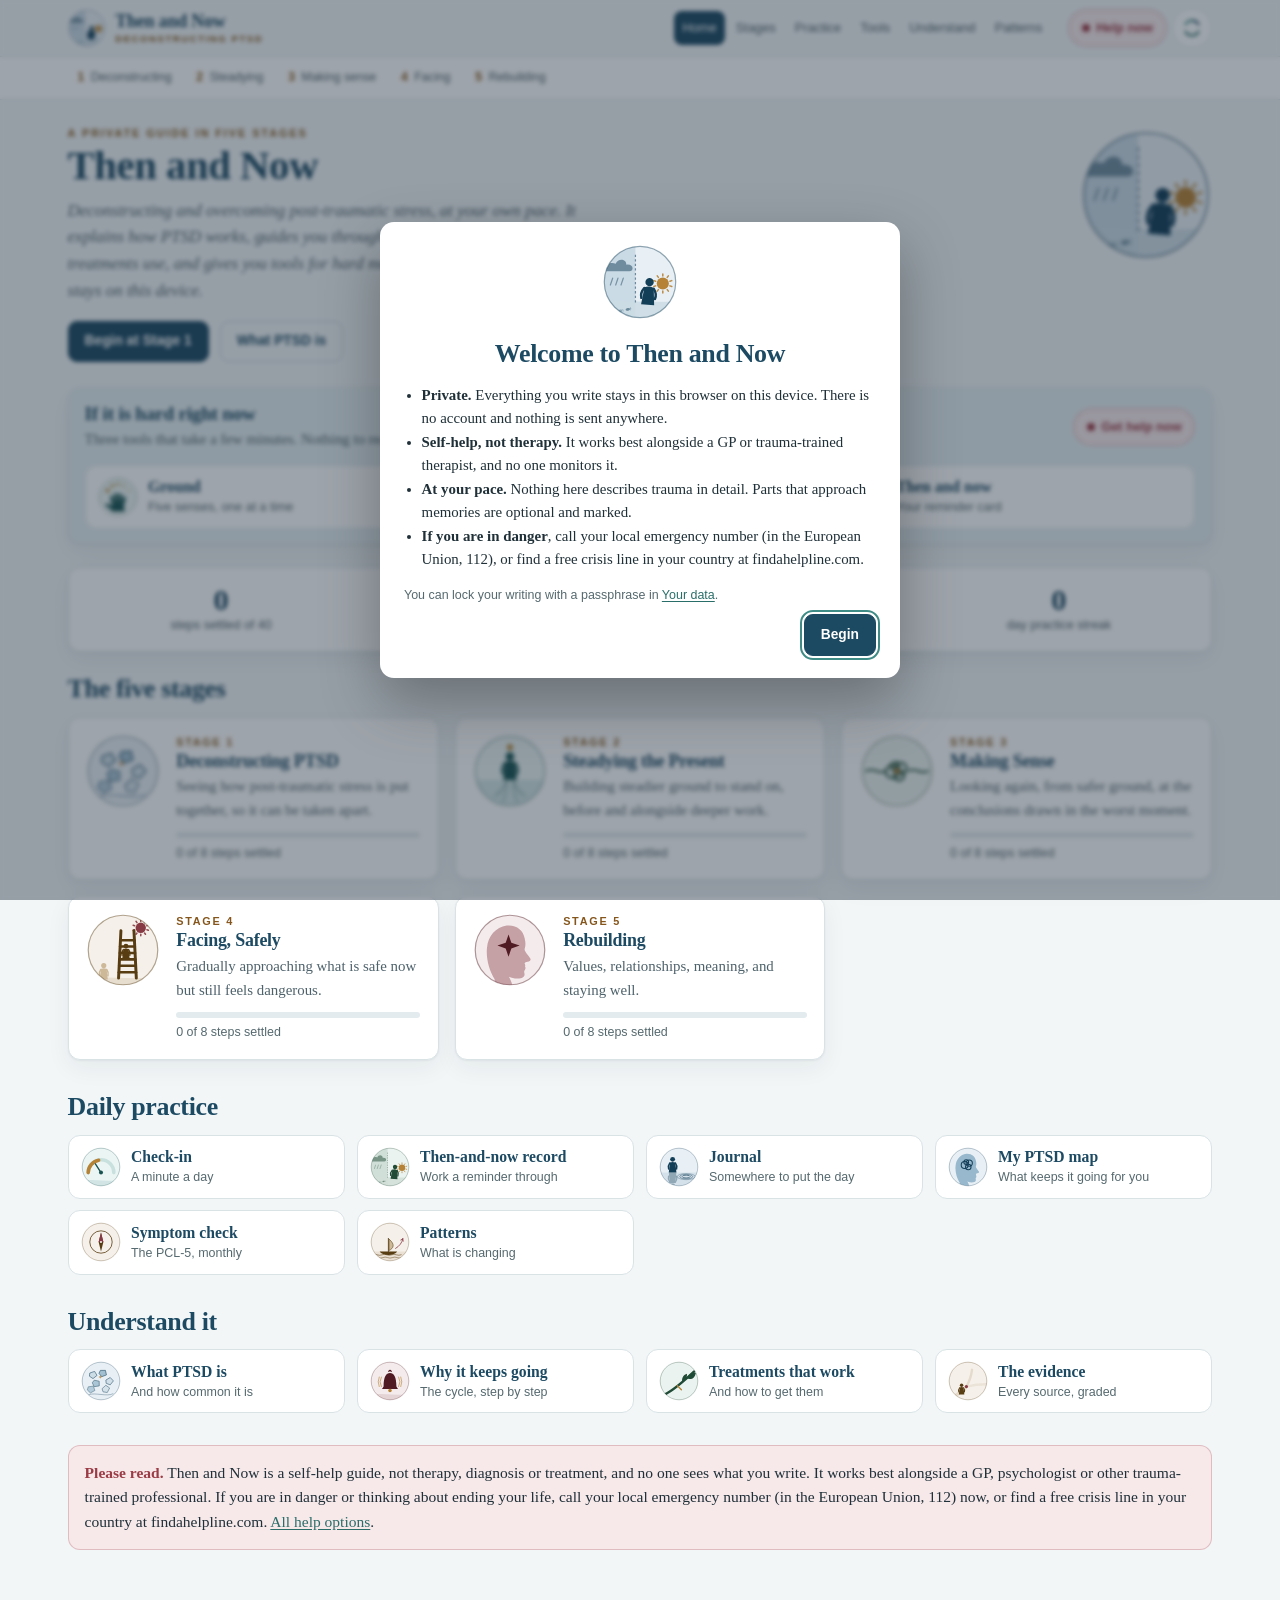
<file: source/index-dev.html>
<!doctype html>
<html lang="en-AU" data-palette="harbour">
<head>
<meta charset="utf-8">
<meta name="viewport" content="width=device-width,initial-scale=1,viewport-fit=cover">
<title>Then and Now</title>
<meta name="description" content="A private, offline guide in five stages to deconstructing and overcoming PTSD, with every claim graded for evidence.">
<meta name="theme-color" content="#F2F6F7">
<link rel="stylesheet" href="./assets/css/app.css">
</head>
<body>
<a class="skip btn" href="#app" onclick="document.getElementById('app').focus();return false">Skip to content</a>
<div id="chrome"></div>
<main id="app" tabindex="-1"><noscript><div class="card" style="max-width:60ch;margin:3rem auto"><h1>JavaScript is needed</h1>
<p class="muted">Then and Now runs entirely in your browser, with no server. Please turn on JavaScript to use it.</p></div></noscript></main>
<script type="module" src="./assets/js/app.js"></script>
</body>
</html>
</file>
<file: source/assets/css/app.css>
/* Then and Now: The Journey's working-practice look, carried into six palettes,
   each with a light and a dark version. Type: Newsreader (reading serif) and
   Atkinson Hyperlegible (labels), embedded so it renders the same everywhere. */

:root{
  --serif:"Newsreader","Iowan Old Style","Palatino Linotype",Palatino,"Book Antiqua",Georgia,serif;
  --sans:"Atkinson Hyperlegible",-apple-system,BlinkMacSystemFont,"Segoe UI",Roboto,Helvetica,Arial,sans-serif;
  --r:12px; --maxw:1180px; --ease:cubic-bezier(.2,.7,.2,1);
  --shadow:0 1px 2px rgba(24,40,56,.05),0 8px 24px rgba(24,40,56,.06);
  /* Journey, light (default) */
  --page:#F6F4EF; --glass:rgba(246,244,239,.92); --card:#FFFFFF; --card-2:#FAF9F5;
  --line:#E0DED6; --line-2:#CFCBC0; --text:#243440; --muted:#55636F; --faint:#5F6B76;
  --head:#16334E; --pri:#16334E; --on-pri:#FFFFFF; --sec:#0D555A; --on-sec:#FFFFFF;
  --acc:#7E611F; --ok:#3D5629; --ok-soft:#E7F0E2; --warn:#87403D; --warn-soft:#F8EAE8;
  --tint:#E9F1F7; --focus:#B0873A; --track:#ECEAE3; --scrim:rgba(24,40,56,.42);
  --field:color-mix(in srgb, var(--muted) 84%, var(--card));
  color-scheme:light;
}
html[data-dark="1"]{ --shadow:0 1px 2px rgba(0,0,0,.35),0 10px 26px rgba(0,0,0,.4);
  --page:#0F1720; --glass:rgba(15,23,32,.9); --card:#16212C; --card-2:#1B2733;
  --line:#263544; --line-2:#33465A; --text:#E3E9EE; --muted:#AEBBC7; --faint:#9DABB8;
  --head:#E8EEF4; --pri:#9CC3E0; --on-pri:#0F1720; --sec:#86CBC8; --on-sec:#0F1720;
  --acc:#E0BD72; --ok:#A9CF8E; --ok-soft:#22311F; --warn:#EDAAA3; --warn-soft:#3A2523;
  --tint:#1E2C38; --focus:#E0BD72; --track:#22303D; --scrim:rgba(0,0,0,.6); color-scheme:dark;
  --field:color-mix(in srgb, var(--muted) 62%, var(--card)); }

html[data-palette="harbour"]{ --page:#F2F6F7; --glass:rgba(242,246,247,.92); --card:#FFFFFF; --card-2:#F7FAFB;
  --line:#D9E3E6; --line-2:#C3D2D7; --text:#1F3038; --muted:#4E626B; --faint:#55696F;
  --head:#1D4A63; --pri:#1D4A63; --on-pri:#FFFFFF; --sec:#2A6E69; --on-sec:#FFFFFF;
  --acc:#85561C; --ok:#2F6A4B; --ok-soft:#E3F0E9; --warn:#9B3B45; --warn-soft:#F7E8EA;
  --tint:#E6F0F3; --focus:#3F8C86; --track:#E3EBEE; }
html[data-palette="harbour"][data-dark="1"]{ --page:#0C1A20; --glass:rgba(12,26,32,.9); --card:#12242C; --card-2:#172C35;
  --line:#22404B; --line-2:#2E5260; --text:#E2EEF1; --muted:#A9C0C8; --faint:#97B0B9;
  --head:#E6F1F4; --pri:#8EC7DC; --on-pri:#0C1A20; --sec:#7FD0C6; --on-sec:#0C1A20;
  --acc:#E8B97A; --ok:#96D2AE; --ok-soft:#1D3329; --warn:#F0A3AD; --warn-soft:#3B2329;
  --tint:#183039; --focus:#7FD0C6; --track:#1C3540; }

html[data-palette="eucalypt"]{ --page:#F4F5EF; --glass:rgba(244,245,239,.92); --card:#FFFFFE; --card-2:#F9FAF5;
  --line:#DDE1D3; --line-2:#C9CFBC; --text:#23302A; --muted:#4F5C55; --faint:#56635B;
  --head:#2C4A3B; --pri:#2C4A3B; --on-pri:#FFFFFF; --sec:#3B6553; --on-sec:#FFFFFF;
  --acc:#80582C; --ok:#3B6A44; --ok-soft:#E5EFE2; --warn:#96413A; --warn-soft:#F6E9E6;
  --tint:#E8EFE7; --focus:#9A6B3F; --track:#E5E8DE; }
html[data-palette="eucalypt"][data-dark="1"]{ --page:#111A15; --glass:rgba(17,26,21,.9); --card:#18241D; --card-2:#1D2B23;
  --line:#2A3B31; --line-2:#364C3F; --text:#E6ECE6; --muted:#B0BEB4; --faint:#9DADA2;
  --head:#E9F0EA; --pri:#A8CCB5; --on-pri:#111A15; --sec:#9CCFB6; --on-sec:#111A15;
  --acc:#E2B47E; --ok:#A9D3A0; --ok-soft:#213326; --warn:#EDA59C; --warn-soft:#3A2622;
  --tint:#1F2E25; --focus:#E2B47E; --track:#22302A; }

html[data-palette="dusk"]{ --page:#F5F3F8; --glass:rgba(245,243,248,.92); --card:#FFFFFF; --card-2:#FAF9FC;
  --line:#E1DDE8; --line-2:#CEC8DA; --text:#2A2738; --muted:#585468; --faint:#5F5B72;
  --head:#3B3566; --pri:#3B3566; --on-pri:#FFFFFF; --sec:#56478A; --on-sec:#FFFFFF;
  --acc:#92531F; --ok:#3E6A55; --ok-soft:#E5EFEA; --warn:#9C3D5E; --warn-soft:#F7E8EE;
  --tint:#ECE9F4; --focus:#C27C4A; --track:#E9E6EF; }
html[data-palette="dusk"][data-dark="1"]{ --page:#13121D; --glass:rgba(19,18,29,.9); --card:#1B1A29; --card-2:#212032;
  --line:#2E2C44; --line-2:#3D3A58; --text:#ECEAF4; --muted:#B9B5CD; --faint:#A6A2BC;
  --head:#EFEDF8; --pri:#B9B0EC; --on-pri:#13121D; --sec:#C3B4F2; --on-sec:#13121D;
  --acc:#F0B386; --ok:#9DD3B8; --ok-soft:#1E3029; --warn:#F2A6C0; --warn-soft:#3D2330;
  --tint:#232237; --focus:#F0B386; --track:#26243A; }

html[data-palette="clay"]{ --page:#F8F3EE; --glass:rgba(248,243,238,.92); --card:#FFFFFF; --card-2:#FCF9F6;
  --line:#E7DDD3; --line-2:#D6C8BA; --text:#33251E; --muted:#63524A; --faint:#685750;
  --head:#5A3424; --pri:#5A3424; --on-pri:#FFFFFF; --sec:#386663; --on-sec:#FFFFFF;
  --acc:#87501A; --ok:#4A6A33; --ok-soft:#E9EFE0; --warn:#9E3A2E; --warn-soft:#F8E8E4;
  --tint:#F3E9E1; --focus:#C07A4A; --track:#EEE6DE; }
html[data-palette="clay"][data-dark="1"]{ --page:#1A1310; --glass:rgba(26,19,16,.9); --card:#241A16; --card-2:#2B201B;
  --line:#3A2C25; --line-2:#4B3A31; --text:#F0E8E2; --muted:#C6B6AB; --faint:#B3A296;
  --head:#F4ECE6; --pri:#E2B49C; --on-pri:#1A1310; --sec:#8DCBC4; --on-sec:#1A1310;
  --acc:#EBB57A; --ok:#B5D39A; --ok-soft:#273123; --warn:#F2A497; --warn-soft:#3E2420;
  --tint:#2E221D; --focus:#EBB57A; --track:#30241F; }

html[data-palette="slate"]{ --page:#F3F4F5; --glass:rgba(243,244,245,.92); --card:#FFFFFF; --card-2:#F8F9FA;
  --line:#DCE0E3; --line-2:#C8CED3; --text:#232A30; --muted:#505A63; --faint:#58626B;
  --head:#2A3640; --pri:#2A3640; --on-pri:#FFFFFF; --sec:#36656B; --on-sec:#FFFFFF;
  --acc:#735827; --ok:#3E6650; --ok-soft:#E6EEEA; --warn:#8F3F3F; --warn-soft:#F5E9E9;
  --tint:#EAEDEF; --focus:#4A7A80; --track:#E6E9EB; }
html[data-palette="slate"][data-dark="1"]{ --page:#121518; --glass:rgba(18,21,24,.9); --card:#191E22; --card-2:#1E2429;
  --line:#2A3238; --line-2:#37414A; --text:#E6E9EC; --muted:#B0B9C1; --faint:#9CA6AF;
  --head:#EDF0F2; --pri:#B4C3CF; --on-pri:#121518; --sec:#8EC6CC; --on-sec:#121518;
  --acc:#DDBB80; --ok:#A3CDB4; --ok-soft:#20302A; --warn:#EAA3A3; --warn-soft:#3A2526;
  --tint:#1F262C; --focus:#8EC6CC; --track:#232A30; }

html[data-size="l"]{ font-size:17.5px; }
html[data-size="xl"]{ font-size:19px; }

*,*::before,*::after{ box-sizing:border-box; }
[hidden]{ display:none !important; }
html,body{ margin:0; padding:0; }
html{ font-size:16px; -webkit-text-size-adjust:100%; }
body{ background:var(--page); color:var(--text); font-family:var(--serif);
  font-size:1.0625rem; line-height:1.58; -webkit-font-smoothing:antialiased;
  overflow-x:hidden; }
img,svg{ max-width:100%; }
a{ color:var(--sec); text-underline-offset:.16em; }
button,input,textarea,select{ font:inherit; color:inherit; }
:focus-visible{ outline:2.5px solid var(--focus); outline-offset:2px; border-radius:4px; }
.sr-only{ position:absolute!important; width:1px; height:1px; padding:0; margin:-1px;
  overflow:hidden; clip:rect(0 0 0 0); white-space:nowrap; border:0; }
.skip{ position:absolute; left:-9999px; top:8px; z-index:200; }
.skip:focus{ left:8px; }

.vig{ display:block; width:100%; height:100%; }
.v{ display:inline-block; flex:none; line-height:0; }

/* ---------------------------------------------------------------- chrome -- */
.masthead{ position:sticky; top:0; z-index:40; background:var(--glass);
  backdrop-filter:blur(8px); -webkit-backdrop-filter:blur(8px); border-bottom:1px solid var(--line); }
.masthead .in{ max-width:var(--maxw); margin:0 auto; padding:.5rem 1.1rem;
  display:flex; align-items:center; gap:.7rem; }
.brand{ display:flex; align-items:center; gap:.6rem; text-decoration:none;
  color:var(--head); font-weight:700; letter-spacing:-.01em; min-width:0; }
.brand .v{ width:38px; height:38px; }
.brand span{ font-size:1.12rem; line-height:1.1; white-space:nowrap; }
.brand small{ display:block; font-family:var(--sans); font-size:.6rem;
  letter-spacing:.16em; text-transform:uppercase; color:var(--acc); font-weight:700; margin-top:.15rem; }
nav.main{ margin-left:auto; display:flex; gap:.1rem; flex-wrap:nowrap; }
nav.main a{ font-family:var(--sans); font-size:.8rem; text-decoration:none; color:var(--muted);
  padding:.42rem .55rem; border-radius:8px; white-space:nowrap; }
nav.main a:hover{ background:var(--tint); color:var(--head); }
nav.main a.on{ background:var(--pri); color:var(--on-pri); }
.tools{ display:flex; align-items:center; gap:.35rem; margin-left:.35rem; }
.icon-btn{ width:40px; height:40px; border-radius:999px; border:1px solid var(--line);
  background:var(--card); color:var(--head); display:grid; place-items:center; cursor:pointer; flex:none; }
.icon-btn:hover{ border-color:var(--line-2); }
.icon-btn svg{ width:20px; height:20px; }
.help-pill{ font-family:var(--sans); font-size:.8rem; font-weight:700; text-decoration:none;
  color:var(--warn); background:var(--warn-soft); border:1px solid color-mix(in srgb, var(--warn) 30%, transparent);
  border-radius:999px; padding:.5rem .8rem; white-space:nowrap; display:inline-flex; align-items:center; gap:.4rem; }
.help-pill:hover{ filter:brightness(.98); }
.help-pill .dot{ width:8px; height:8px; border-radius:50%; background:var(--warn); }
.menu-btn{ display:none; }
.pal-ring .r1{ stroke:var(--pri); } .pal-ring .r2{ stroke:var(--sec); } .pal-ring .r3{ stroke:var(--focus); }
.pal-ring path{ fill:none; stroke-width:2.6; stroke-linecap:round; }

.stagebar{ background:var(--card); border-bottom:1px solid var(--line); }
.stagebar .in{ max-width:var(--maxw); margin:0 auto; padding:.35rem 1.1rem;
  display:flex; gap:.3rem; overflow-x:auto; scrollbar-width:thin; }
.stagebar a{ font-family:var(--sans); font-size:.76rem; text-decoration:none; color:var(--muted);
  padding:.36rem .62rem; border-radius:7px; white-space:nowrap; display:flex; align-items:center; gap:.4rem; }
.stagebar a b{ color:var(--acc); font-weight:700; }
.stagebar a:hover{ background:var(--tint); }
.stagebar a.on{ background:var(--sec); color:var(--on-sec); }
.stagebar a.on b{ color:var(--on-sec); opacity:.8; }

main{ max-width:var(--maxw); margin:0 auto; padding:1.6rem 1.1rem 4rem; display:block; }
main:focus{ outline:none; }

@media (max-width:1060px){
  nav.main{ display:none; }
  .menu-btn{ display:grid; }
  .tools{ margin-left:auto; }
}
@media (max-width:520px){
  .brand small{ display:none; }
  .brand span{ font-size:1.02rem; }
  .help-pill .lbl-long{ display:none; }
  .masthead .in{ gap:.45rem; padding:.45rem .7rem; }
  .icon-btn{ width:38px; height:38px; }
}

/* ------------------------------------------------------------- typography - */
h1,h2,h3,h4{ margin:0; line-height:1.15; letter-spacing:-.012em; color:var(--head); font-weight:650; }
h1{ font-size:clamp(1.75rem,3.6vw,2.55rem); }
h2{ font-size:clamp(1.3rem,2.3vw,1.62rem); }
h3{ font-size:1.12rem; }
h4{ font-size:1rem; }
p{ margin:.5rem 0; }
.lede{ font-style:italic; color:var(--muted); font-size:1.06rem; max-width:62ch; }
.eyebrow{ font-family:var(--sans); font-size:.68rem; letter-spacing:.18em;
  text-transform:uppercase; color:var(--acc); font-weight:700; }
.muted{ color:var(--muted); }
.small{ font-size:.93rem; }
.tiny{ font-family:var(--sans); font-size:.78rem; color:var(--faint); }
.serif-note{ font-style:italic; color:var(--muted); }
.rule{ height:1px; background:var(--line); border:0; margin:1.6rem 0; }
.prose{ max-width:68ch; }

/* ------------------------------------------------------------- components - */
.card{ background:var(--card); border:1px solid var(--line); border-radius:var(--r);
  padding:1rem 1.1rem; box-shadow:var(--shadow); min-width:0; }
.grid{ display:grid; gap:1rem; }
.g2{ grid-template-columns:repeat(auto-fit,minmax(min(100%,290px),1fr)); }
.g3{ grid-template-columns:repeat(auto-fit,minmax(min(100%,230px),1fr)); }
.row{ display:flex; gap:.7rem; align-items:center; flex-wrap:wrap; }
.row.end{ justify-content:flex-end; }
.spread{ display:flex; justify-content:space-between; align-items:center; gap:1rem; flex-wrap:wrap; }
.stack{ display:flex; flex-direction:column; gap:1rem; }
.tight{ gap:.45rem; }

.btn{ font-family:var(--sans); font-size:.86rem; font-weight:700; cursor:pointer;
  border:1px solid var(--pri); background:var(--pri); color:var(--on-pri);
  padding:.55rem 1rem; border-radius:9px; text-decoration:none;
  display:inline-flex; align-items:center; gap:.4rem; min-height:40px; }
.btn:hover{ filter:brightness(1.1); }
.btn.ghost{ background:transparent; color:var(--head); border-color:var(--line-2); }
.btn.ghost:hover{ background:var(--tint); filter:none; }
.btn.quiet{ background:transparent; border-color:transparent; color:var(--muted); padding:.35rem .55rem; min-height:34px; }
.btn.quiet:hover{ background:var(--tint); color:var(--head); }
.btn.sec{ background:var(--sec); border-color:var(--sec); color:var(--on-sec); }
.btn.danger{ background:transparent; color:var(--warn); border-color:color-mix(in srgb, var(--warn) 40%, transparent); }
.btn.danger.solid{ background:var(--warn); color:var(--card); }
.btn:disabled{ opacity:.45; cursor:not-allowed; }
.btn.sm{ font-size:.78rem; padding:.36rem .66rem; min-height:34px; }

.field{ display:block; margin:.85rem 0; }
.field > label, .lbl{ display:block; font-family:var(--sans); font-size:.8rem; font-weight:700;
  letter-spacing:.02em; color:var(--muted); margin-bottom:.3rem; }
textarea,input[type=text],input[type=password],input[type=search],input[type=number],input[type=date],select{
  width:100%; background:var(--card); border:1px solid var(--field); border-radius:9px;
  padding:.62rem .72rem; font-family:var(--serif); font-size:1rem; line-height:1.5; resize:vertical; color:var(--text); }
textarea{ min-height:5.2rem; }
textarea::placeholder,input::placeholder{ color:var(--faint); opacity:1; }
textarea:focus,input:focus,select:focus{ border-color:var(--focus); outline:none;
  box-shadow:0 0 0 3px color-mix(in srgb, var(--focus) 22%, transparent); }
input[type=range]{ width:100%; accent-color:var(--sec); }

.chip{ font-family:var(--sans); font-size:.8rem; padding:.34rem .68rem; border-radius:999px;
  border:1px solid var(--line-2); background:var(--card); color:var(--muted); cursor:pointer; min-height:34px; }
.chip.on,.chip[aria-pressed="true"]{ background:var(--pri); border-color:var(--pri); color:var(--on-pri); }
.chip.rose.on{ background:var(--warn); border-color:var(--warn); color:var(--card); }
.tag{ font-family:var(--sans); font-size:.74rem; padding:.16rem .5rem; border-radius:999px;
  background:var(--tint); color:var(--head); }
.badge{ font-family:var(--sans); font-size:.68rem; letter-spacing:.06em; text-transform:uppercase;
  font-weight:700; padding:.2rem .46rem; border-radius:5px; white-space:nowrap; }
.badge.settled{ background:var(--ok-soft); color:var(--ok); }
.badge.working{ background:color-mix(in srgb, var(--acc) 14%, var(--card)); color:var(--acc); }
.badge.untouched{ background:var(--track); color:var(--muted); }

/* ---------------------------------------------------------- evidence ----- */
.ev{ display:inline-flex; flex-wrap:wrap; gap:.3rem; vertical-align:baseline; margin-left:.2rem; }
.g{ font-family:var(--sans); font-size:.66rem; letter-spacing:.08em; text-transform:uppercase; font-weight:700;
  padding:.12rem .45rem; border-radius:999px; white-space:nowrap; line-height:1.5; }
.g::before{ content:"●"; font-size:.55rem; margin-right:.3rem; vertical-align:1px; }
.g-strong{ background:var(--ok-soft); color:var(--ok); }
.g-mod{ background:var(--tint); color:var(--sec); }
.g-weak{ background:color-mix(in srgb, var(--acc) 13%, var(--card)); color:var(--acc); }
.g-no{ background:var(--warn-soft); color:var(--warn); }
.cite{ font-family:var(--sans); font-size:.72rem; color:var(--sec); background:transparent;
  border:1px solid color-mix(in srgb, var(--sec) 35%, transparent); border-radius:6px; padding:.06rem .42rem;
  cursor:pointer; line-height:1.55; }
.cite:hover{ background:var(--tint); }
.cn{ font-family:var(--sans); font-size:.72rem; color:var(--faint); font-style:italic; }
.pop{ position:fixed; z-index:120; max-width:min(420px,calc(100vw - 24px)); background:var(--card); color:var(--text);
  border:1px solid var(--line-2); border-radius:12px; padding:.9rem 1rem; box-shadow:0 20px 50px rgba(0,0,0,.22); }
.pop h4{ margin-bottom:.2rem; }
.pop .links{ display:flex; flex-wrap:wrap; gap:.4rem .9rem; margin-top:.5rem; font-family:var(--sans); font-size:.8rem; }
.learn-block{ margin:.2rem 0 1rem; }
.learn-block h3{ margin-bottom:.15rem; }
.learn-grid{ display:grid; gap:1rem; grid-template-columns:repeat(auto-fit,minmax(min(100%,320px),1fr)); }

/* --------------------------------------------------------------- home ----- */
.hero{ display:flex; gap:1.6rem; align-items:flex-start; justify-content:space-between; margin-bottom:1.6rem; }
.hero > div{ flex:1 1 auto; min-width:0; }
.hero > .v{ flex:none; width:132px; height:132px; margin-top:.25rem; }
@media (max-width:760px){
  .hero{ flex-direction:column-reverse; align-items:flex-start; }
  .hero > .v{ width:96px; height:96px; margin-top:0; }
}
.stagecard{ display:grid; grid-template-columns:auto minmax(0,1fr); gap:1rem; text-decoration:none; color:inherit; align-items:start; }
.stagecard:hover{ border-color:var(--focus); }
.stagecard .v{ width:74px; height:74px; }
.stagecard h3{ margin-bottom:.15rem; }
.stagecard .num{ font-family:var(--sans); font-size:.68rem; letter-spacing:.16em; text-transform:uppercase; color:var(--acc); font-weight:700; }
.bar{ height:6px; border-radius:3px; background:var(--track); overflow:hidden; margin-top:.6rem; }
.bar i{ display:block; height:100%; background:var(--sec); border-radius:3px; }
.quick{ display:grid; grid-template-columns:repeat(auto-fit,minmax(min(100%,230px),1fr)); gap:.7rem; }
.quick a{ display:flex; align-items:center; gap:.6rem; text-decoration:none; color:inherit; background:var(--card);
  border:1px solid var(--line); border-radius:var(--r); padding:.7rem .8rem; }
.quick a:hover{ border-color:var(--focus); }
.quick .v{ width:40px; height:40px; }
.quick b{ display:block; font-size:.98rem; color:var(--head); line-height:1.25; }
.quick .tiny{ display:block; line-height:1.35; margin-top:.15rem; }
.stat{ text-align:center; }
.stat b{ display:block; font-size:1.9rem; line-height:1.1; color:var(--head); }
.stat span{ font-family:var(--sans); font-size:.78rem; color:var(--muted); display:block; line-height:1.4; }

/* -------------------------------------------------------------- panels ---- */
.panelhead{ display:flex; align-items:center; gap:.8rem; margin:2.2rem 0 .9rem; }
.panelhead .n{ font-family:var(--sans); font-weight:700; font-size:.76rem; letter-spacing:.08em;
  background:var(--pri); color:var(--on-pri); padding:.28rem .52rem; border-radius:6px; }
.panelhead.teal .n{ background:var(--sec); color:var(--on-sec); }
.panelhead.green .n{ background:var(--ok); color:var(--card); }
.itemcard{ display:grid; grid-template-columns:auto minmax(0,1fr); gap:.9rem; }
.itemcard .v{ width:62px; height:62px; }
.itemcard .desc{ font-style:italic; color:var(--muted); font-size:.98rem; }
.itemcard .cue{ font-family:var(--sans); font-size:.82rem; color:var(--faint); margin-top:.3rem; }
.itemcard .writing{ margin-top:.6rem; }
.satgrid{ display:grid; gap:.9rem; grid-template-columns:repeat(auto-fit,minmax(min(100%,215px),1fr)); }
.satcard{ text-align:center; }
.satcard .v{ width:66px; height:66px; margin:0 auto .5rem; }
.satcard h4{ color:var(--sec); }
.satcard p{ font-style:italic; color:var(--muted); font-size:.94rem; }
.satcard summary{ cursor:pointer; font-family:var(--sans); font-size:.8rem; color:var(--sec); }
.tintbox{ background:var(--tint); border-color:transparent; }
.stripline{ display:flex; gap:.9rem; flex-wrap:wrap; justify-content:center; padding:.4rem 0; }
.stripline figure{ margin:0; text-align:center; width:84px; }
.stripline .v{ width:56px; height:56px; margin:0 auto; }
.stripline figcaption{ font-family:var(--sans); font-size:.76rem; color:var(--muted); margin-top:.25rem; }
.steplist{ display:grid; gap:.7rem; }
.steprow{ display:grid; grid-template-columns:auto auto minmax(0,1fr) auto; gap:.85rem; align-items:center;
  text-decoration:none; color:inherit; background:var(--card); border:1px solid var(--line); border-radius:var(--r); padding:.75rem .85rem; }
.steprow:hover{ border-color:var(--focus); }
.steprow .n{ width:28px; height:28px; border-radius:50%; background:var(--ok); color:var(--card);
  font-family:var(--sans); font-size:.78rem; font-weight:700; display:grid; place-items:center; }
.steprow .v{ width:48px; height:48px; }
.steprow .q{ font-style:italic; color:var(--muted); font-size:.95rem; }
.steprow b{ color:var(--head); }
@media (max-width:560px){
  .steprow{ grid-template-columns:auto minmax(0,1fr); }
  .steprow .v{ display:none; }
  .steprow .badge{ grid-column:2; justify-self:start; }
}

/* --------------------------------------------------------------- step ----- */
.stephead{ flex-wrap:nowrap; }
@media (max-width:560px){ .stephead{ flex-direction:column; gap:.5rem !important; } .stephead > .v{ width:64px !important; height:64px !important; } }
.stepwrap{ display:grid; grid-template-columns:minmax(0,1fr) 270px; gap:1.6rem; align-items:start; }
@media (max-width:900px){ .stepwrap{ grid-template-columns:1fr; } }
.sidecard{ position:sticky; top:92px; }
.prompt{ border-left:3px solid var(--tint); padding-left:.9rem; margin:1.2rem 0; }
.prompt .q{ font-family:var(--sans); font-size:.84rem; font-weight:700; color:var(--muted); margin-bottom:.35rem; }
.saved{ font-family:var(--sans); font-size:.74rem; color:var(--ok); opacity:0; transition:opacity .3s; }
.saved.show{ opacity:1; }
.why{ border-radius:10px; background:var(--card-2); border:1px solid var(--line); padding:.6rem .8rem; font-size:.95rem; margin:.8rem 0; }
.care{ border-radius:var(--r); border:1px solid color-mix(in srgb, var(--acc) 40%, var(--line)); background:color-mix(in srgb, var(--acc) 7%, var(--card));
  padding:1rem 1.1rem; margin:1rem 0; }
.care h3{ color:var(--acc); }

/* ------------------------------------------------------------- journal ---- */
.entry{ border-left:3px solid var(--tint); padding:.2rem 0 .2rem .9rem; }
.entry + .entry{ margin-top:1.2rem; }
.entry .meta{ font-family:var(--sans); font-size:.78rem; color:var(--faint); display:flex; gap:.6rem; align-items:center; flex-wrap:wrap; }
.entry .body{ white-space:pre-wrap; margin-top:.3rem; overflow-wrap:anywhere; }
.moodpip{ width:10px; height:10px; border-radius:50%; display:inline-block; }

/* ----------------------------------------------------------------- map ---- */
.mapgrid{ display:grid; gap:1rem; grid-template-columns:repeat(auto-fit,minmax(min(100%,260px),1fr)); }
.mapcol h4{ display:flex; align-items:center; gap:.5rem; }
.mapcol .v{ width:34px; height:34px; }
.node{ background:var(--card-2); border:1px solid var(--line); border-radius:8px; padding:.45rem .6rem; margin-top:.4rem;
  display:flex; gap:.5rem; align-items:flex-start; font-size:.95rem; }
.node .txt{ flex:1; overflow-wrap:anywhere; }
.node .x{ cursor:pointer; color:var(--faint); background:none; border:0; font-size:1.05rem; line-height:1; padding:.1rem .25rem; }
.node .x:hover{ color:var(--warn); }
.node.sel{ border-color:var(--focus); box-shadow:0 0 0 3px color-mix(in srgb, var(--focus) 20%, transparent); }
.mapsvg text{ font-family:var(--sans); }
.mapsvg .m-hub{ fill:var(--tint); stroke:var(--sec); }
.mapsvg .m-hubt{ fill:var(--sec); font-weight:700; }
.mapsvg .m-spoke{ stroke:var(--line-2); }
.mapsvg .m-dot{ fill:var(--sec); }
.mapsvg .m-lab{ fill:var(--sec); font-weight:700; }
.mapsvg .m-item{ fill:var(--muted); }
.mapsvg .m-link{ stroke:var(--focus); }

/* ------------------------------------------------------------- patterns --- */
.heat{ display:flex; gap:2px; }
.heat .wk{ display:flex; flex-direction:column; gap:2px; flex:1 1 0; }
.heat i{ display:block; height:9px; border-radius:2px; background:var(--track); }
.heat i[data-n="1"]{ background:color-mix(in srgb, var(--sec) 30%, var(--card)); }
.heat i[data-n="2"]{ background:color-mix(in srgb, var(--sec) 52%, var(--card)); }
.heat i[data-n="3"]{ background:color-mix(in srgb, var(--sec) 75%, var(--card)); }
.heat i[data-n="4"]{ background:var(--sec); }
.freq{ display:flex; flex-direction:column; gap:.4rem; }
.freq .r{ display:flex; align-items:center; gap:.6rem; font-size:.93rem; }
.freq .k{ width:118px; flex:none; overflow:hidden; text-overflow:ellipsis; white-space:nowrap; }
.freq .track{ flex:1 1 auto; height:10px; background:var(--track); border-radius:3px; overflow:hidden; }
.freq i{ display:block; height:100%; background:var(--sec); border-radius:3px; }
.freq.rose i{ background:var(--warn); } .freq.gold i{ background:var(--focus); } .freq.green i{ background:var(--ok); }
.freq .n{ width:30px; flex:none; text-align:right; }
.spark{ width:100%; height:auto; display:block; }
.spark .sp-line{ fill:none; stroke:var(--sec); stroke-width:2.2; stroke-linecap:round; stroke-linejoin:round; }
.spark .sp-dot{ fill:var(--sec); }
.spark .sp-grid{ stroke:var(--line); stroke-width:1; }

/* ------------------------------------------------------------- dialogue --- */
dialog.dlg{ border:0; border-radius:14px; padding:0; max-width:520px; width:92vw; background:var(--card); color:var(--text);
  box-shadow:0 24px 60px rgba(0,0,0,.3); }
dialog.dlg::backdrop{ background:var(--scrim); backdrop-filter:blur(2px); }
dialog.dlg .in{ padding:1.4rem 1.5rem; }
.toast{ position:fixed; left:50%; bottom:1.4rem; transform:translateX(-50%); background:var(--pri); color:var(--on-pri);
  padding:.65rem 1rem; border-radius:10px; font-family:var(--sans); font-size:.88rem; z-index:150; box-shadow:var(--shadow);
  max-width:calc(100vw - 2rem); }
.safety{ background:var(--warn-soft); border:1px solid color-mix(in srgb, var(--warn) 25%, transparent); border-radius:var(--r);
  padding:.9rem 1rem; font-size:.97rem; color:var(--text); }
.safety strong{ color:var(--warn); }
.calm{ background:var(--tint); border-radius:var(--r); padding:.9rem 1rem; }

/* ----------------------------------------------------- settings (studio) -- */
.studio{ position:fixed; z-index:110; width:min(380px,calc(100vw - 20px)); max-height:calc(100vh - 90px); overflow:auto;
  background:var(--card); color:var(--text); border:1px solid var(--line-2); border-radius:16px; padding:1rem 1.05rem 1.1rem;
  box-shadow:0 24px 60px rgba(0,0,0,.25); }
.studio h3{ font-size:1.05rem; }
.studio .grp{ margin-top:.9rem; }
.studio .grp > .lbl{ margin-bottom:.4rem; }
.pals{ display:grid; grid-template-columns:1fr 1fr; gap:.45rem; }
.pal{ display:flex; gap:.55rem; align-items:center; text-align:left; border:1px solid var(--line); background:var(--card-2);
  border-radius:10px; padding:.5rem .55rem; cursor:pointer; min-height:52px; }
.pal[aria-checked="true"]{ border-color:var(--sec); box-shadow:0 0 0 2px color-mix(in srgb, var(--sec) 35%, transparent); }
.pal .dots{ display:flex; flex:none; }
.pal .dots i{ width:14px; height:14px; border-radius:50%; border:1.5px solid var(--card); margin-left:-4px; }
.pal .dots i:first-child{ margin-left:0; }
.pal b{ display:block; font-family:var(--sans); font-size:.82rem; color:var(--head); }
.pal small{ display:block; font-family:var(--sans); font-size:.7rem; color:var(--muted); line-height:1.3; }
.seg{ display:flex; border:1px solid var(--line-2); border-radius:10px; overflow:hidden; }
.seg button{ flex:1; font-family:var(--sans); font-size:.8rem; padding:.5rem .3rem; border:0; background:transparent; cursor:pointer; color:var(--muted); min-height:38px; }
.seg button + button{ border-left:1px solid var(--line-2); }
.seg button[aria-pressed="true"]{ background:var(--pri); color:var(--on-pri); font-weight:700; }
@media (max-width:480px){
  .studio{ left:10px!important; right:10px!important; bottom:10px; top:auto!important; width:auto; border-radius:18px; max-height:80vh; }
}

/* ------------------------------------------------------------ menu dlg ---- */
dialog.menu{ border:0; padding:0; margin:0 0 0 auto; height:100vh; max-height:100vh; width:min(340px,88vw); background:var(--card);
  color:var(--text); box-shadow:-20px 0 50px rgba(0,0,0,.25); }
dialog.menu::backdrop{ background:var(--scrim); }
dialog.menu .in{ padding:1rem 1rem 2rem; }
dialog.menu nav a{ display:block; font-family:var(--sans); font-size:1rem; padding:.7rem .6rem; border-radius:9px; text-decoration:none; color:var(--head); }
dialog.menu nav a.on{ background:var(--pri); color:var(--on-pri); }
dialog.menu .grp-t{ font-family:var(--sans); font-size:.7rem; letter-spacing:.16em; text-transform:uppercase; color:var(--acc); font-weight:700; margin:1rem .6rem .3rem; }

/* ---------------------------------------------------------------- tools --- */
.toolgrid{ display:grid; gap:.9rem; grid-template-columns:repeat(auto-fit,minmax(min(100%,250px),1fr)); }
.toolcard{ display:grid; grid-template-columns:auto minmax(0,1fr); gap:.85rem; align-items:start; text-decoration:none; color:inherit; }
.toolcard:hover{ border-color:var(--focus); }
.toolcard .v{ width:56px; height:56px; }
.toolcard b{ color:var(--head); font-size:1.02rem; }
.orb-wrap{ display:grid; place-items:center; min-height:260px; position:relative; }
.orb{ width:120px; height:120px; border-radius:50%; background:radial-gradient(circle at 40% 35%, var(--card), var(--tint) 60%, color-mix(in srgb, var(--sec) 35%, var(--tint)));
  border:2px solid color-mix(in srgb, var(--sec) 40%, transparent); display:grid; place-items:center; text-align:center;
  font-family:var(--sans); color:var(--head); transition:transform 4s var(--ease); }
.orb .ph{ font-size:1.05rem; font-weight:700; }
.orb .ct{ font-size:.8rem; color:var(--muted); }
.ladder-list{ display:flex; flex-direction:column-reverse; gap:.5rem; }
.rung{ display:grid; grid-template-columns:auto minmax(0,1fr) auto; gap:.7rem; align-items:center; background:var(--card-2);
  border:1px solid var(--line); border-radius:10px; padding:.55rem .7rem; }
.rung .sud{ width:40px; height:40px; border-radius:50%; display:grid; place-items:center; font-family:var(--sans); font-weight:700; font-size:.9rem;
  background:var(--tint); color:var(--head); }
.rung.done .sud{ background:var(--ok-soft); color:var(--ok); }
.pie-svg path{ stroke:var(--card); stroke-width:2; }
.pie-legend{ display:flex; flex-direction:column; gap:.35rem; }
.pie-legend .sw{ width:12px; height:12px; border-radius:3px; display:inline-block; margin-right:.4rem; vertical-align:-1px; }
.thennow-card{ background:linear-gradient(135deg, var(--card), var(--tint)); border:1px solid var(--line-2); border-radius:18px; padding:1.4rem; }
.thennow-card .now-line{ font-size:1.35rem; color:var(--head); }
.pcl-q{ border-bottom:1px solid var(--line); padding:.8rem 0; }
.pcl-q{ border:0; margin:0; padding:.8rem 0; border-bottom:1px solid var(--line); min-width:0; }
.pcl-q legend{ padding:0; margin-bottom:.45rem; float:left; width:100%; }
.pcl-q .pcl-opts{ clear:both; }
.pcl-opts{ display:flex; flex-wrap:wrap; gap:.35rem; }
.pcl-opts label{ display:inline-flex; align-items:center; gap:.3rem; font-family:var(--sans); font-size:.8rem; border:1px solid var(--line-2);
  border-radius:999px; padding:.32rem .65rem; cursor:pointer; min-height:34px; background:var(--card); color:var(--muted); }
.pcl-opts input{ accent-color:var(--sec); }
.pcl-opts label:has(input:checked){ border-color:var(--sec); background:var(--tint); color:var(--head); font-weight:700; }
.result{ border-radius:var(--r); padding:1rem 1.1rem; background:var(--card-2); border:1px solid var(--line); }
.helpline{ display:grid; grid-template-columns:minmax(0,1fr) auto; gap:.3rem 1rem; align-items:start; padding:.75rem 0; border-bottom:1px solid var(--line); }
.helpline:last-child{ border-bottom:0; }
.helpline .ph{ font-family:var(--sans); font-weight:700; font-size:1.05rem; color:var(--head); text-decoration:none; white-space:nowrap; }
.helpline .who{ font-family:var(--sans); font-size:.78rem; color:var(--acc); font-weight:700; letter-spacing:.04em; }
.emerg{ display:flex; gap:1rem; align-items:center; background:var(--warn-soft); border:1px solid color-mix(in srgb, var(--warn) 30%, transparent);
  border-radius:var(--r); padding:1rem 1.1rem; }
.emerg .big{ font-family:var(--sans); font-size:2rem; font-weight:700; color:var(--warn); text-decoration:none; line-height:1; }
.tabs{ display:flex; gap:.35rem; flex-wrap:wrap; margin:.6rem 0 1rem; }
.tabs a{ font-family:var(--sans); font-size:.84rem; text-decoration:none; color:var(--muted); padding:.45rem .8rem; border-radius:999px; border:1px solid var(--line-2); }
.tabs a.on{ background:var(--sec); border-color:var(--sec); color:var(--on-sec); }
.reflist .ref{ border-bottom:1px solid var(--line); padding:.8rem 0; }
.reflist .ref:target, .reflist .ref.flash{ background:color-mix(in srgb, var(--focus) 10%, transparent); }
.reflist .ref h4{ font-size:1rem; }
.reflist .links a{ font-family:var(--sans); font-size:.8rem; margin-right:.8rem; }
table.tx{ width:100%; border-collapse:collapse; font-size:.95rem; }
table.tx th{ font-family:var(--sans); font-size:.72rem; letter-spacing:.1em; text-transform:uppercase; color:var(--muted); text-align:left; padding:.5rem .6rem; border-bottom:1px solid var(--line-2); }
table.tx td{ padding:.6rem .6rem; border-bottom:1px solid var(--line); vertical-align:top; }
.tablewrap{ overflow-x:auto; }
@media (max-width:640px){
  table.tx, table.tx tbody, table.tx tr, table.tx td{ display:block; width:100%; }
  table.tx thead{ display:none; }
  table.tx tr{ border-bottom:1px solid var(--line-2); padding:.5rem 0; }
  table.tx td{ border:0; padding:.2rem 0; }
  table.tx td[data-l]::before{ content:attr(data-l); display:block; font-family:var(--sans); font-size:.7rem; letter-spacing:.08em; text-transform:uppercase; color:var(--faint); }
}

/* ------------------------------------------------------------- diagrams --- */
.fig{ margin:1rem 0 1.4rem; }
.fig svg{ width:100%; height:auto; display:block; }
.fig figcaption{ font-family:var(--sans); font-size:.82rem; color:var(--muted); margin-top:.5rem; }
.dg text{ font-family:var(--sans); }
.dg .t-strong{ fill:var(--head); font-weight:700; }
.dg .t-body{ fill:var(--text); }
.dg .t-muted{ fill:var(--muted); }
.dg .t-acc{ fill:var(--acc); font-weight:700; }
.dg .t-warn{ fill:var(--warn); font-weight:700; }
.dg .t-ok{ fill:var(--ok); font-weight:700; }
.dg .box{ fill:var(--card); stroke:var(--line-2); stroke-width:1.4; }
.dg .box-tint{ fill:var(--tint); stroke:none; }
.dg .box-hot{ fill:var(--warn-soft); stroke:var(--warn); stroke-width:1.6; }
.dg .box-ok{ fill:var(--ok-soft); stroke:var(--ok); stroke-width:1.4; }
.dg .ln{ stroke:var(--line-2); stroke-width:1.4; fill:none; }
.dg .arrow{ stroke:var(--sec); stroke-width:2; fill:none; }
.dg .arrow-hot{ stroke:var(--warn); stroke-width:2; fill:none; }
.dg .arrow-ok{ stroke:var(--ok); stroke-width:2.2; fill:none; }
.dg .dash{ stroke-dasharray:5 5; }
.dg .fill-sec{ fill:var(--sec); } .dg .fill-warn{ fill:var(--warn); } .dg .fill-ok{ fill:var(--ok); }
.dg .fill-acc{ fill:var(--focus); } .dg .fill-tint{ fill:var(--tint); } .dg .fill-card{ fill:var(--card); }
.dg .fill-line{ fill:var(--line-2); } .dg .fill-head{ fill:var(--head); }
.dg .stroke-head{ stroke:var(--head); } .dg .stroke-muted{ stroke:var(--muted); } .dg .stroke-sec{ stroke:var(--sec); }
.dg [data-node]{ cursor:pointer; }
.dg [data-node]:focus{ outline:none; }
.dg [data-node]:focus-visible .box, .dg [data-node]:focus-visible .box-hot{ stroke:var(--focus); stroke-width:3; }
.dg .sel .box, .dg .sel .box-hot{ stroke:var(--focus); stroke-width:3; }
.dg .tx-layer{ opacity:0; transition:opacity .5s; }
.dg.show-tx .tx-layer{ opacity:1; }
.explain{ min-height:4.2rem; }


/* ------------------------------------------------- diagram details ------- */
.dg .grid{ stroke:var(--line); stroke-width:1; }
.dg .ln-leave{ fill:none; stroke:var(--warn); stroke-width:2; stroke-linecap:round; stroke-dasharray:7 5; }
.dg .ln-stay{ fill:none; stroke:var(--sec); stroke-width:2; stroke-linecap:round; }
.dg .ln-p1{ fill:none; stroke:var(--sec); stroke-width:2; stroke-linecap:round; opacity:.45; }
.dg .ln-p2{ fill:none; stroke:var(--sec); stroke-width:2; stroke-linecap:round; opacity:.72; }
.dg .ln-p5{ fill:none; stroke:var(--sec); stroke-width:2.4; stroke-linecap:round; }
.dg .mk-leave{ fill:var(--warn); } .dg .mk-stay,.dg .mk-p5{ fill:var(--sec); }
.dg .mk-p1{ fill:color-mix(in srgb, var(--sec) 45%, var(--card)); } .dg .mk-p2{ fill:color-mix(in srgb, var(--sec) 72%, var(--card)); }
.legend{ display:flex; flex-wrap:wrap; gap:.4rem 1.1rem; font-family:var(--sans); font-size:.8rem; color:var(--muted); margin-top:.3rem; }
.legend span{ display:inline-flex; align-items:center; gap:.4rem; }
.lk{ display:inline-block; width:22px; height:0; border-top:2px solid var(--sec); }
.lk-leave{ border-top:2px dashed var(--warn); } .lk-p1{ border-color:color-mix(in srgb, var(--sec) 45%, var(--card)); }
.lk-p2{ border-color:color-mix(in srgb, var(--sec) 72%, var(--card)); } .lk-p5{ border-top-width:2.4px; }
.lk-sq{ width:12px; height:12px; border:0; border-radius:3px; background:var(--sec); }
.brain .brain-ctx{ fill:color-mix(in srgb, var(--tint) 70%, var(--card)); stroke:var(--head); stroke-width:1.8; }
.brain .brain-cbl{ fill:color-mix(in srgb, var(--tint) 85%, var(--line-2)); stroke:var(--head); stroke-width:1.6; }
.brain .brain-stem{ fill:color-mix(in srgb, var(--tint) 60%, var(--line-2)); stroke:var(--head); stroke-width:1.6; }
.brain .brain-sulc{ fill:none; stroke:var(--line-2); stroke-width:1.6; stroke-linecap:round; }
.brain .zone-pfc{ fill:var(--sec); fill-opacity:.16; stroke:var(--sec); stroke-width:1.4; stroke-opacity:.6; }
.brain .zone-amy{ fill:var(--warn); stroke:var(--card); stroke-width:2; }
.brain .zone-hip{ fill:var(--acc); fill-opacity:.8; stroke:var(--card); stroke-width:1.5; }
.brain .zone-body{ fill:var(--focus); fill-opacity:.35; stroke:none; }
.brain [data-node].sel .zone-pfc{ fill-opacity:.32; stroke-width:2.6; stroke-opacity:1; }
.brain [data-node].sel .zone-amy{ stroke:var(--focus); stroke-width:3; }
.brain [data-node].sel .zone-hip{ fill-opacity:1; stroke:var(--focus); stroke-width:3; }
.brain [data-node]:focus-visible .zone-hip{ stroke:var(--focus); stroke-width:3; }
.brain [data-node].sel .zone-body{ fill-opacity:.65; }
.brain [data-node]:focus-visible .zone-pfc, .brain [data-node]:focus-visible .zone-amy,
.brain [data-node]:focus-visible .zone-body{ stroke:var(--focus); stroke-width:3; }
.mem .frag{ transform:translate(var(--x), var(--y)) rotate(var(--r)); transition:transform .9s var(--ease); }
.mem .folder-after, .mem .mem-then{ opacity:0; transition:opacity .6s; }
.mem .mem-now{ opacity:1; transition:opacity .6s; }
.mem.after .folder-after, .mem.after .mem-then{ opacity:1; }
.mem.after .mem-now{ opacity:0; }
.mem.after .frag{ transform:translate(var(--ax), var(--ay)) rotate(0deg) scale(.86); }
.mem .mem-arrow{ transition:opacity .6s; }
.mem.after .mem-arrow{ opacity:.55; }


.dg-n{ display:none; }
@media (max-width:640px){ .dg-w{ display:none; } .dg-n{ display:block; } }
.br-legend{ list-style:none; padding:0; margin:.6rem 0 0; display:flex; flex-direction:column; gap:.35rem; }
.br-legend .chip{ text-align:left; width:100%; border-radius:10px; }
.br-legend .chip b{ display:inline-grid; place-items:center; width:20px; height:20px; border-radius:50%; background:var(--head); color:var(--card); font-size:.72rem; margin-right:.35rem; }
.br-legend .chip.sel{ border-color:var(--focus); box-shadow:0 0 0 2px color-mix(in srgb, var(--focus) 30%, transparent); }
.stats{ display:grid; grid-template-columns:repeat(auto-fit,minmax(min(100%,140px),1fr)); gap:.6rem; }

/* ------------------------------------------------------- data charts ----- */
.chart{ position:relative; }
.chart svg{ width:100%; height:auto; display:block; overflow:visible; }
.chart text{ font-family:var(--sans); fill:var(--muted); font-size:11px; }
.chart .ax{ stroke:var(--line); stroke-width:1; }
.chart .band{ fill:var(--warn); opacity:.08; }
.chart .thr{ stroke:var(--warn); stroke-width:1; opacity:.6; }
.chart .ln{ fill:none; stroke:var(--sec); stroke-width:2; stroke-linecap:round; stroke-linejoin:round; }
.chart .area{ fill:var(--sec); opacity:.1; }
.chart .pt{ fill:var(--sec); stroke:var(--card); stroke-width:2; }
.chart .hit{ fill:transparent; cursor:pointer; }
.chart .hit:focus{ outline:none; }
.chart .hit:focus-visible + .pt, .chart .pt.on{ stroke:var(--focus); stroke-width:3; }
.chart .xh{ stroke:var(--line-2); stroke-width:1; }
.tip{ position:absolute; pointer-events:none; background:var(--card); border:1px solid var(--line-2); border-radius:8px;
  padding:.4rem .6rem; font-family:var(--sans); font-size:.78rem; color:var(--muted); box-shadow:var(--shadow); white-space:nowrap; z-index:5; }
.tip b{ display:block; font-size:.95rem; color:var(--head); }
.segbar{ display:flex; gap:2px; height:28px; border-radius:6px; overflow:hidden; }
.segbar > i{ display:flex; align-items:center; padding:0 .45rem; font-style:normal; font-family:var(--sans); font-size:.76rem; font-weight:700;
  white-space:nowrap; overflow:hidden; border-radius:4px; min-width:0; }
.bars{ display:flex; flex-direction:column; gap:.45rem; }

@media print{
  .masthead,.stagebar,.btn,nav,.tools{ display:none !important; }
  body{ background:#fff; color:#000; }
  main{ max-width:none; padding:0; }
  .card{ box-shadow:none; break-inside:avoid; }
}
html.still *, html.still *::before, html.still *::after{ transition:none !important; animation:none !important; }
@media (prefers-reduced-motion:reduce){ *{ transition:none !important; animation:none !important; } }
</file>
